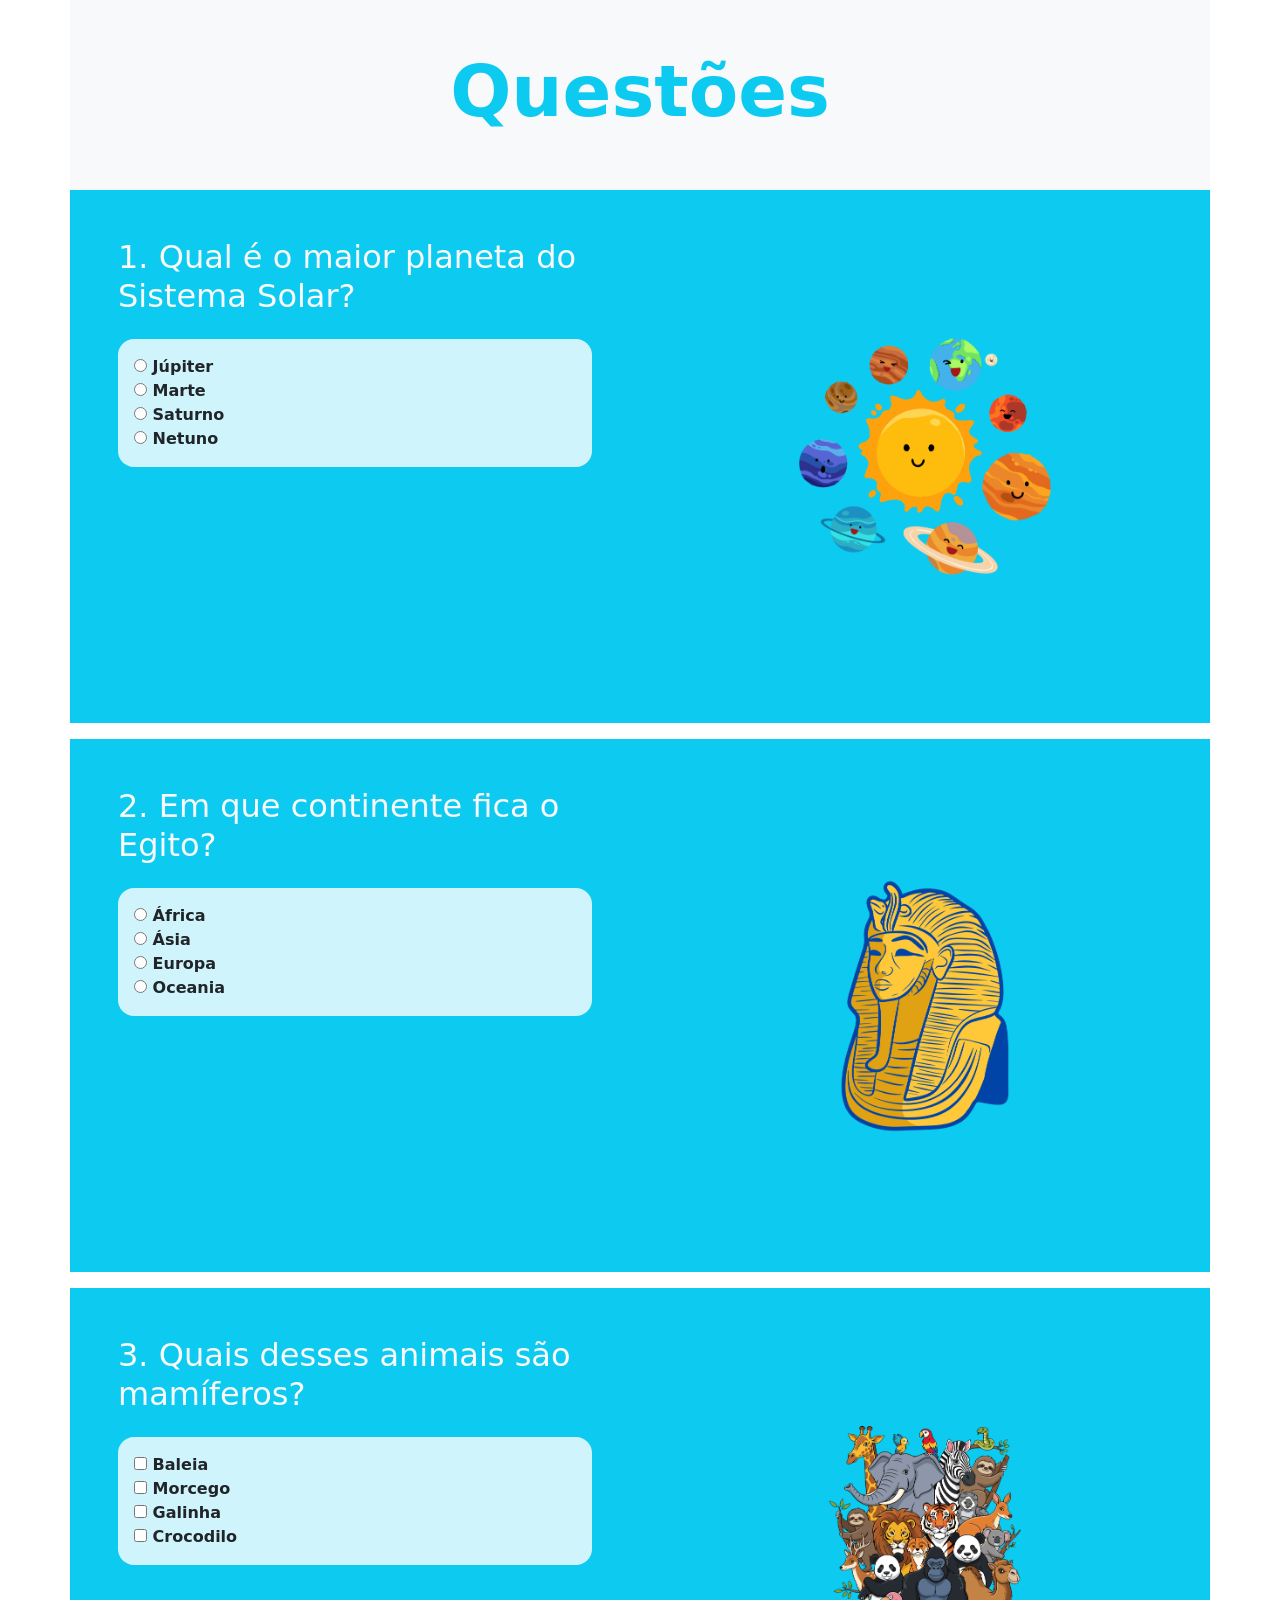
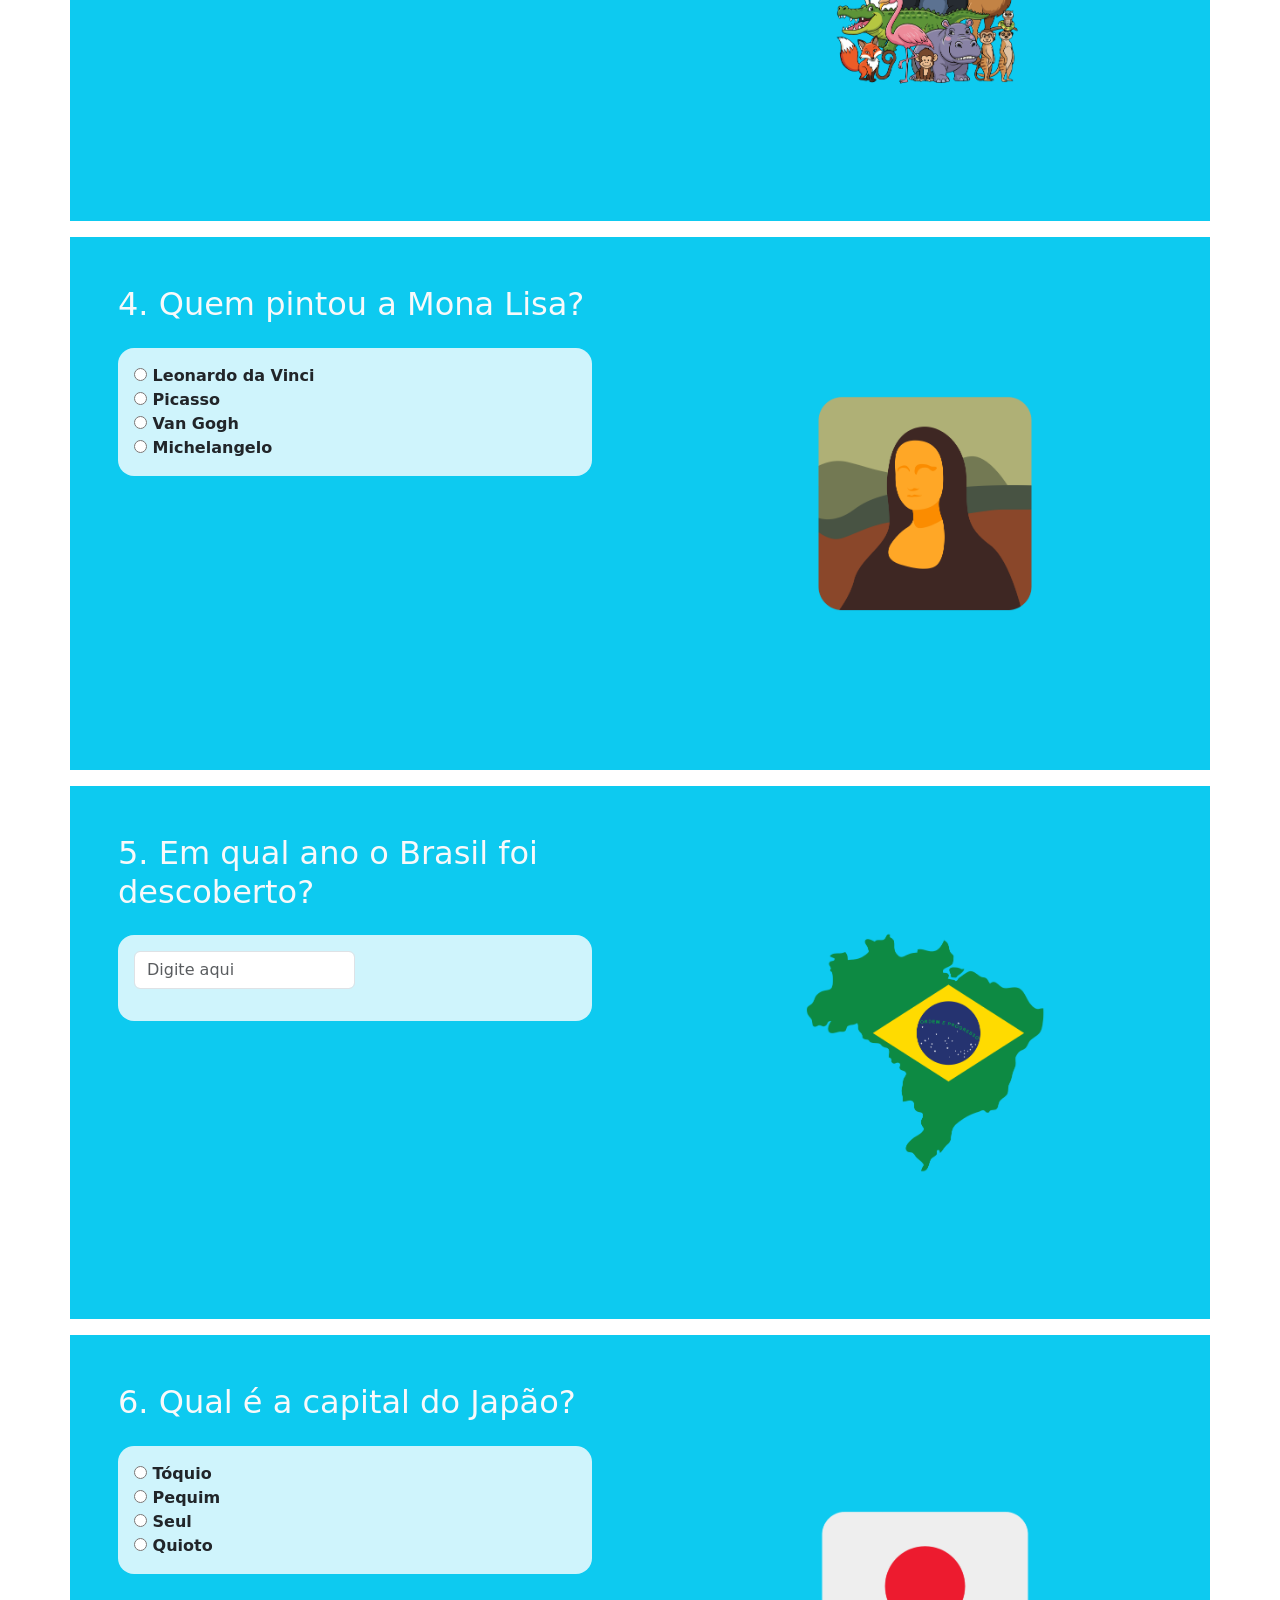
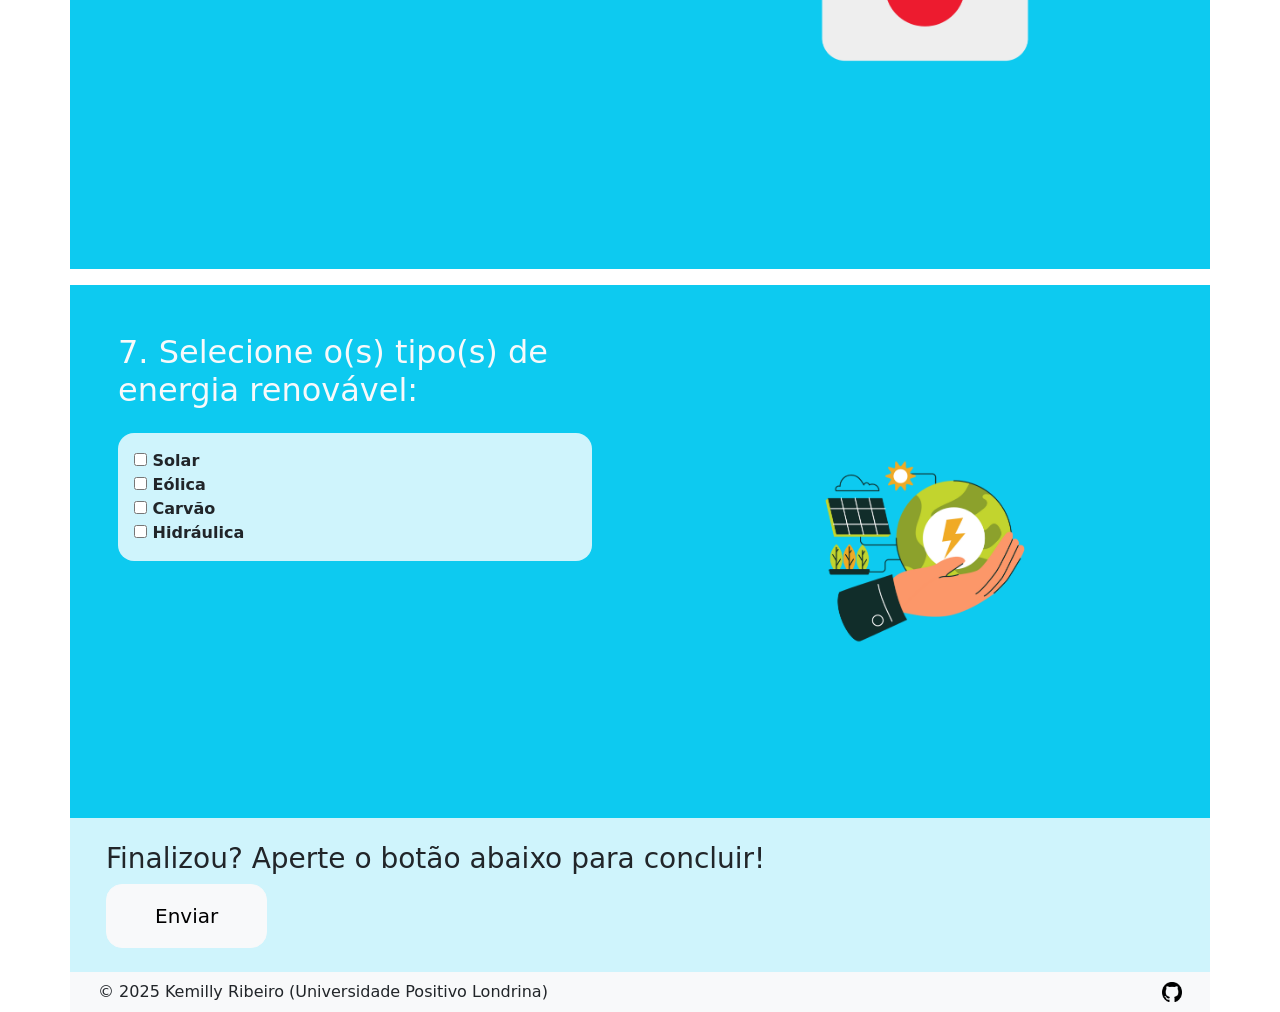
<file: docs/1.html>
<!DOCTYPE html>
<html lang="pt-BR">
<head>
    <meta charset="UTF-8">
    <meta name="viewport" content="width=device-width, initial-scale=1.0">
    <title>Quiz - Questões</title>
    <link href="https://cdn.jsdelivr.net/npm/bootstrap@5.3.8/dist/css/bootstrap.min.css" rel="stylesheet">
    <link rel="stylesheet" href="style.css">
</head>
<body>
    <div class="container">
        <header>
            <div class="row">
                <div class="col-md text-center p-5 bg-light text-info">
                    <h1 class="display-2 fw-bold">Questões</h1>
                </div>
            </div>
        </header>

        <main>
            <div class="row mb-3">
                <div class="col-md-6 bg-info p-5">
                    <h2 class="text-light mb-4">1. Qual é o maior planeta do Sistema Solar?</h2>
                    <div class="bg-info-subtle rounded-4 p-3 mb-4 text-dark fw-bold" onchange="checarQ1()">
                        <div>
                            <input type="radio" name="q1" id="q1a" value="jupiter">
                            <label for="q1a" id="label-q1a">Júpiter</label> </div>
                        <div>
                            <input type="radio" name="q1" id="q1b" value="marte">
                            <label for="q1b" id="label-q1b">Marte</label>
                        </div>
                        <div>
                            <input type="radio" name="q1" id="q1c" value="saturno">
                            <label for="q1c" id="label-q1c">Saturno</label>
                        </div>
                        <div>
                            <input type="radio" name="q1" id="q1d" value="netuno">
                            <label for="q1d" id="label-q1d">Netuno</label>
                        </div>
                    </div>
                </div>
                <div class="col-md-6 p-5 bg-info d-flex justify-content-center align-items-center"><img src="1.png" alt="Imagem" width="65%"></div>
            </div>

            <div class="row mb-3">
                <div class="col-md-6 bg-info p-5">
                    <h2 class="text-light mb-4">2. Em que continente fica o Egito?</h2>
                    <div class="bg-info-subtle rounded-4 p-3 mb-4 text-dark fw-bold" onchange="checarQ2()">
                        <div>
                            <input type="radio" name="q2" id="q2a" value="africa">
                            <label for="q2a" id="label-q2a">África</label>
                        </div>
                        <div>
                            <input type="radio" name="q2" id="q2b" value="asia">
                            <label for="q2b" id="label-q2b">Ásia</label>
                        </div>
                        <div>
                            <input type="radio" name="q2" id="q2c" value="europa">
                            <label for="q2c" id="label-q2c">Europa</label>
                        </div>
                        <div>
                            <input type="radio" name="q2" id="q2d" value="oceania">
                            <label for="q2d" id="label-q2d">Oceania</label>
                        </div>
                    </div>
                </div>
                <div class="col-md-6 p-5 bg-info d-flex justify-content-center align-items-center"><img src="2.png" alt="Imagem" width="65%"></div>
            </div>

            <div class="row mb-3">
                <div class="col-md-6 bg-info p-5">
                    <h2 class="text-light mb-4">3. Quais desses animais são mamíferos?</h2>
                    <div class="bg-info-subtle rounded-4 p-3 mb-4 text-dark fw-bold">
                        <div>
                            <input type="checkbox" name="q3" id="q3a" value="baleia" onclick="checarCheckbox('q3a', 'correta')">
                            <label for="q3a" id="label-q3a">Baleia</label>
                        </div>
                        <div>
                            <input type="checkbox" name="q3" id="q3b" value="morcego" onclick="checarCheckbox('q3b', 'correta')">
                            <label for="q3b" id="label-q3b">Morcego</label>
                        </div>
                        <div>
                            <input type="checkbox" name="q3" id="q3c" value="galinha" onclick="checarCheckbox('q3c', 'incorreta')">
                            <label for="q3c" id="label-q3c">Galinha</label>
                        </div>
                        <div>
                            <input type="checkbox" name="q3" id="q3d" value="crocodilo" onclick="checarCheckbox('q3d', 'incorreta')">
                            <label for="q3d" id="label-q3d">Crocodilo</label>
                        </div>
                    </div>
                </div>
                <div class="col-md-6 p-5 bg-info d-flex justify-content-center align-items-center"><img src="3.png" alt="Imagem" width="65%"></div>
            </div>

            <div class="row mb-3">
                <div class="col-md-6 bg-info p-5">
                    <h2 class="text-light mb-4">4. Quem pintou a Mona Lisa?</h2>
                    <div class="bg-info-subtle rounded-4 p-3 mb-4 text-dark fw-bold" onchange="checarQ4()">
                        <div>
                            <input type="radio" name="q4" id="q4a" value="leonardo">
                            <label for="q4a" id="label-q4a">Leonardo da Vinci</label>
                        </div>
                        <div>
                            <input type="radio" name="q4" id="q4b" value="picasso">
                            <label for="q4b" id="label-q4b">Picasso</label>
                        </div>
                        <div>
                            <input type="radio" name="q4" id="q4c" value="vangogh">
                            <label for="q4c" id="label-q4c">Van Gogh</label>
                        </div>
                        <div>
                            <input type="radio" name="q4" id="q4d" value="michelangelo">
                            <label for="q4d" id="label-q4d">Michelangelo</label>
                        </div>
                    </div>
                </div>
                <div class="col-md-6 p-5 bg-info d-flex justify-content-center align-items-center"><img src="4.png" alt="Imagem" width="65%"></div>
            </div>

            <div class="row mb-3">
                <div class="col-md-6 bg-info p-5">
                    <h2 class="text-light mb-4">5. Em qual ano o Brasil foi descoberto?</h2>
                    <div class="bg-info-subtle rounded-4 p-3 mb-4 text-dark fw-bold">
                        <input type="text" name="q5" id="q5" class="form-control w-50 mb-3" placeholder="Digite aqui">
                    </div>
                </div>
                <div class="col-md-6 p-5 bg-info d-flex justify-content-center align-items-center"><img src="5.png" alt="Imagem" width="65%"></div>
            </div>

            <div class="row mb-3">
                <div class="col-md-6 bg-info p-5">
                    <h2 class="text-light mb-4">6. Qual é a capital do Japão?</h2>
                    <div class="bg-info-subtle rounded-4 p-3 mb-4 text-dark fw-bold" onchange="checarQ6()">
                        <div>
                            <input type="radio" name="q6" id="q6a" value="toquio">
                            <label for="q6a" id="label-q6a">Tóquio</label>
                        </div>
                        <div>
                            <input type="radio" name="q6" id="q6b" value="pequim">
                            <label for="q6b" id="label-q6b">Pequim</label>
                        </div>
                        <div>
                            <input type="radio" name="q6" id="q6c" value="seul">
                            <label for="q6c" id="label-q6c">Seul</label>
                        </div>
                        <div>
                            <input type="radio" name="q6" id="q6d" value="quioto">
                            <label for="q6d" id="label-q6d">Quioto</label>
                        </div>
                    </div>
                </div>
                <div class="col-md-6 p-5 bg-info d-flex justify-content-center align-items-center"><img src="6.png" alt="Imagem" width="65%"></div>
            </div>

            <div class="row">
                <div class="col-md-6 bg-info p-5">
                    <h2 class="text-light mb-4">7. Selecione o(s) tipo(s) de energia renovável:</h2>
                    <div class="bg-info-subtle rounded-4 p-3 mb-4 text-dark fw-bold">
                        <div>
                            <input type="checkbox" name="q7" id="q7a" value="solar" onclick="checarCheckbox('q7a', 'correta')">
                            <label for="q7a" id="label-q7a">Solar</label>
                        </div>
                        <div>
                            <input type="checkbox" name="q7" id="q7b" value="eolica" onclick="checarCheckbox('q7b', 'correta')">
                            <label for="q7b" id="label-q7b">Eólica</label>
                        </div>
                        <div>
                            <input type="checkbox" name="q7" id="q7c" value="carvao" onclick="checarCheckbox('q7c', 'incorreta')">
                            <label for="q7c" id="label-q7c">Carvão</label>
                        </div>
                        <div>
                            <input type="checkbox" name="q7" id="q7d" value="hidraulica" onclick="checarCheckbox('q7d', 'correta')">
                            <label for="q7d" id="label-q7d">Hidráulica</label>
                        </div>
                    </div>
                </div>
                <div class="col-md-6 p-5 bg-info d-flex justify-content-center align-items-center"><img src="7.png" alt="Imagem" width="65%"></div>
            </div>

            <div class="row bg-info-subtle p-4">
                <div class="col-md">
                    <h3>Finalizou? Aperte o botão abaixo para concluir!</h3>
                    <a href="ultima.html" onclick="salvar()">
                        <button class="btn btn-light btn-lg rounded-4 px-5 py-3" type="button">Enviar</button>
                    </a>
                </div>
            </div>
        </main>
        
        <footer>
            <div class="row bg-light py-2 px-3 d-flex">
                <div class="col-md-11 text-dark">
                    &copy; 2025 Kemilly Ribeiro (Universidade Positivo Londrina)
                </div>
                <div class="col-md-1 text-end">
                    <a href="https://github.com/kemillyys" target="_blank">
                        <img src="logo-github-removebg-preview.png" alt="Logo do GitHub" width="30%">
                    </a>
                </div>
            </div>
        </footer>
    </div>
    
    <script src="script.js"></script>
</body>
</html>
</file>
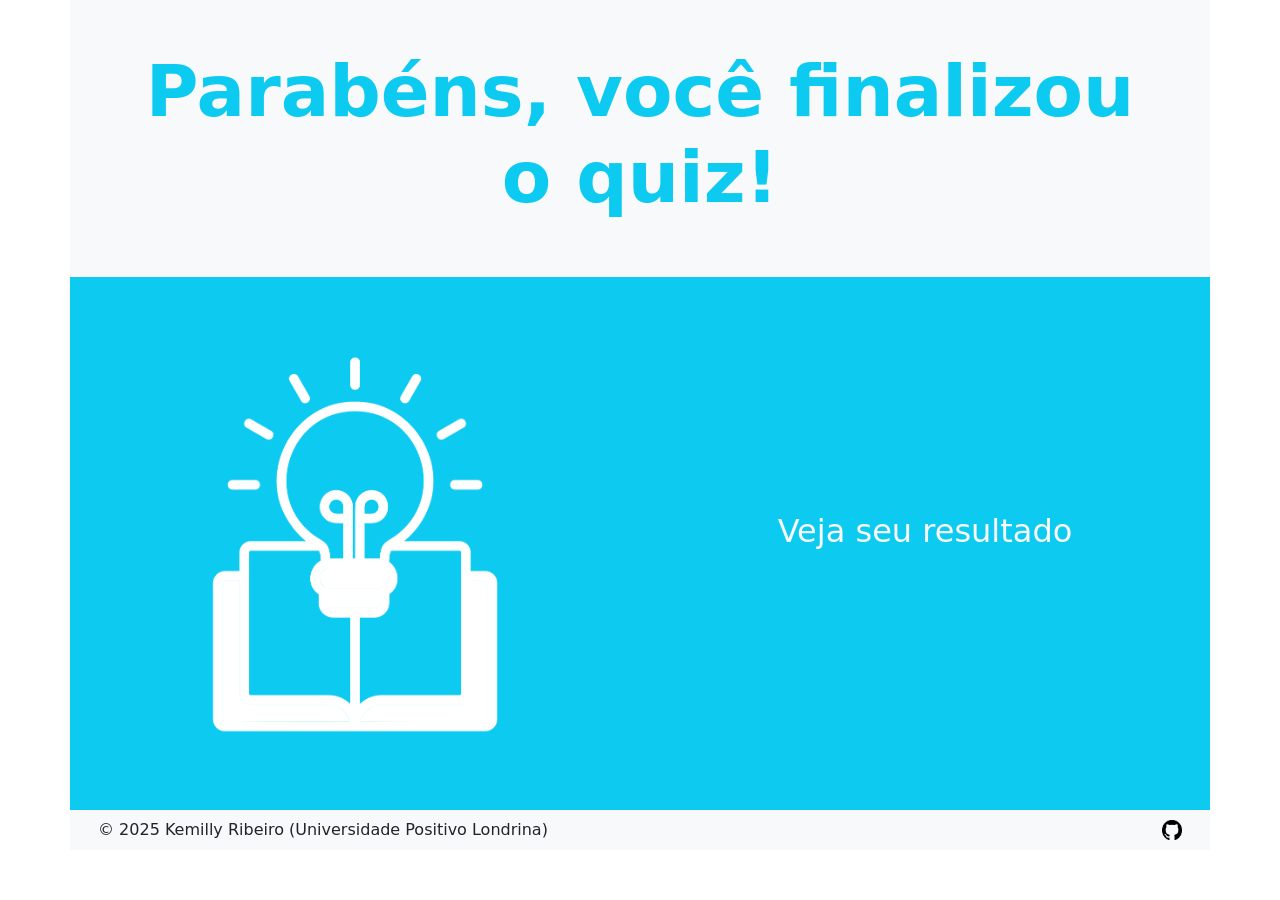
<file: docs/ultima.html>
<!DOCTYPE html>
<html lang="pt-BR">
<head>
    <meta charset="UTF-8">
    <meta name="viewport" content="width=device-width, initial-scale=1.0">
    <title>Quiz - Resultado</title>
    <link href="https://cdn.jsdelivr.net/npm/bootstrap@5.3.8/dist/css/bootstrap.min.css" rel="stylesheet" integrity="sha384-sRIl4kxILFvY47J16cr9ZwB07vP4J8+LH7qKQnuqkuIAvNWLzeN8tE5YBujZqJLB" crossorigin="anonymous">
    <link rel="stylesheet" href="style.css">
</head>

<body onload="corrigir()">
    <div class="container">
        <header>
            <div class="row">
                <div class="col-md text-center p-5 bg-light text-info">
                    <h1 class="display-2 fw-bold">Parabéns, você finalizou o quiz!</h1>
                </div>
            </div>
        </header>

        <main>
            <div class="row">
                <div class="col-md-6 p-5 bg-info d-flex justify-content-center align-items-center">
                    <img src="bg tras.png" alt="Ilustração" width="65%">
                </div>
                <div class="col-md-6 bg-info d-flex flex-column justify-content-center align-items-center p-5">
                    <h2 class="text-light mb-4">Veja seu resultado</h2>
                    
                    <div id="resultadoFinal" class="text-center text-light">

                    </div>
                </div>
            </div>
        </main>

        <footer>
            <div class="row bg-light py-2 px-3 d-flex">
                <div class="col-md-11 text-dark">
                    &copy; 2025 Kemilly Ribeiro (Universidade Positivo Londrina)
                </div>
                <div class="col-md-1 text-end">
                    <a href="https://github.com/kemillyys" target="_blank">
                        <img src="logo-github-removebg-preview.png" alt="Logo do GitHub" width="30%">
                    </a>
                </div>
            </div>
        </footer>
    </div>
    
    <script src="script.js"></script>
</body>
</html>
</file>
<file: docs/style.css>
.correta {
  color: #0f5132;
  font-weight: bold;
  background-color: #d1e7dd;
  padding: 5px;
  border-radius: 5px;
}

.incorreta {
  color: #842029;
  font-weight: bold;
  background-color: #f8d7da;
  padding: 5px;
  border-radius: 5px;
}
</file>
